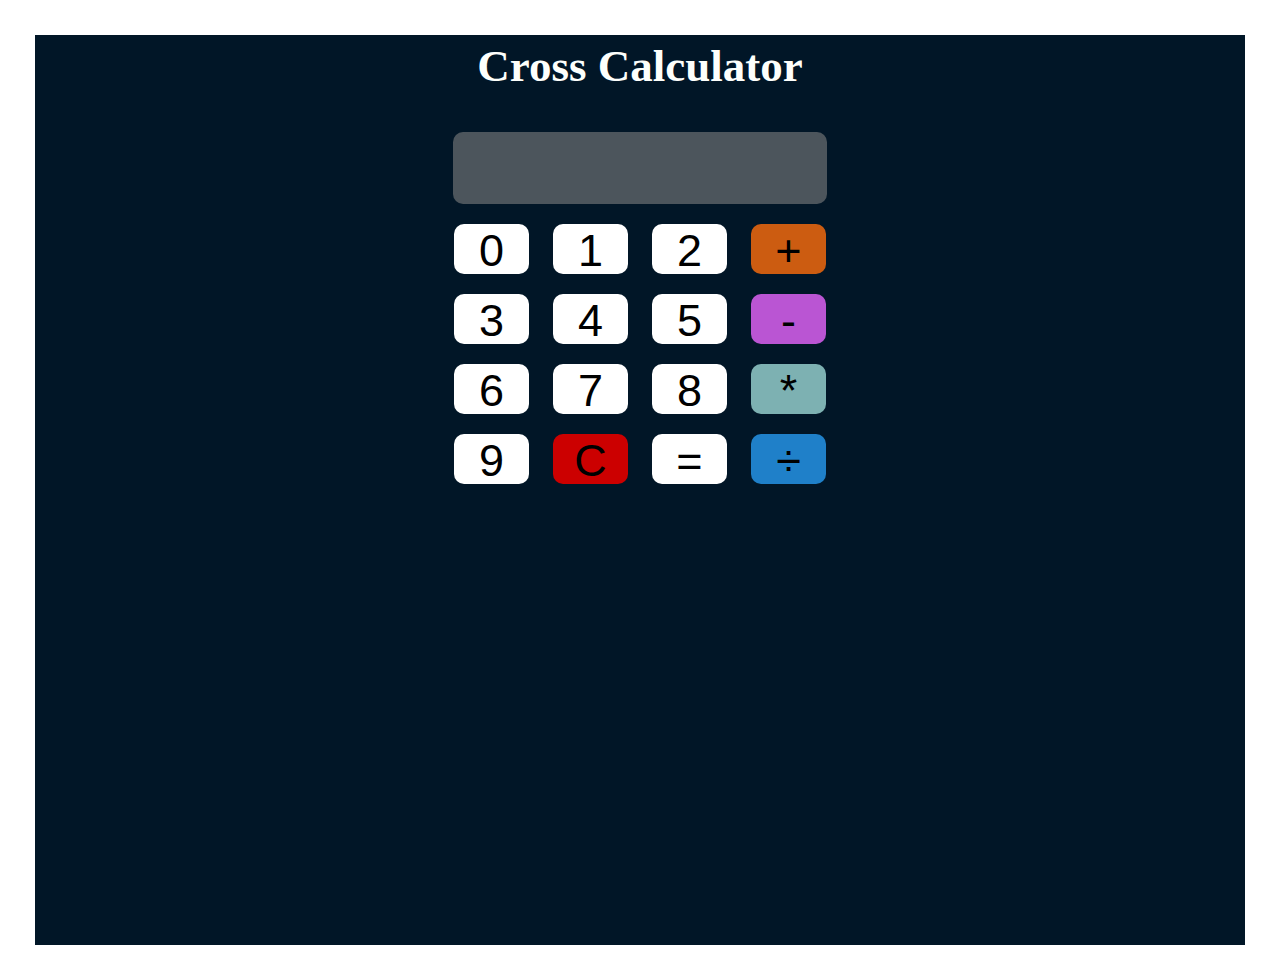
<file: calculator/index.html>
<!DOCTYPE html>
<html lang="en">
<head>
    <meta charset="UTF-8">
    <meta name="viewport" content="width=device-width, initial-scale=1.0">
    <title> Pavi </title>
    <link rel="stylesheet" href="style.css">
</head>
<body>
    <div class="calculator">
    <h1> Cross Calculator</h1>
    <form action="" name="clc"> 
        <input type="text" name="display" style="width: 370px; height: 70px; background-color: #4c555c;color: white;"><br>
        <input class="btn" type="button" value="0" onclick="clc.display.value += '0'">
        <input class="btn" type="button" value="1" onclick="clc.display.value += '1'">
        <input class="btn" type="button" value="2" onclick="clc.display.value += '2'">
        <input class="btn" type="button" value="+" onclick="clc.display.value += '+'" style=" background-color: #cc5c11;"><br>
        <input class="btn" type="button" value="3" onclick="clc.display.value += '3'">
        <input class="btn" type="button" value="4" onclick="clc.display.value += '4'">
        <input class="btn" type="button" value="5" onclick="clc.display.value += '5'">
        <input class="btn" type="button" value="-" onclick="clc.display.value += '-'" style="background-color: #ba55d3;"><br>
        <input class="btn" type="button" value="6" onclick="clc.display.value += '6'">
        <input class="btn" type="button" value="7" onclick="clc.display.value += '7'">
        <input class="btn" type="button" value="8" onclick="clc.display.value += '8'">
        <input class="btn" type="button" value="*" onclick="clc.display.value += '*'" style="background-color: #7db1b2;"><br>
        <input class="btn" type="button" value="9" onclick="clc.display.value += '9'">
        <input class="btn" type="button" value="C" onclick="clc.display.value =''" style="background-color:#cc0000;">
        <input class="btn" type="button" value="=" onclick="clc.display.value =eval(clc.display.value)">
        <input class="btn" type="button" value="&#247;" onclick="clc.display.value += '/'" style="background-color: #1f80c9;">
         
    </div>
    </form>
</body>
</html>
</file>
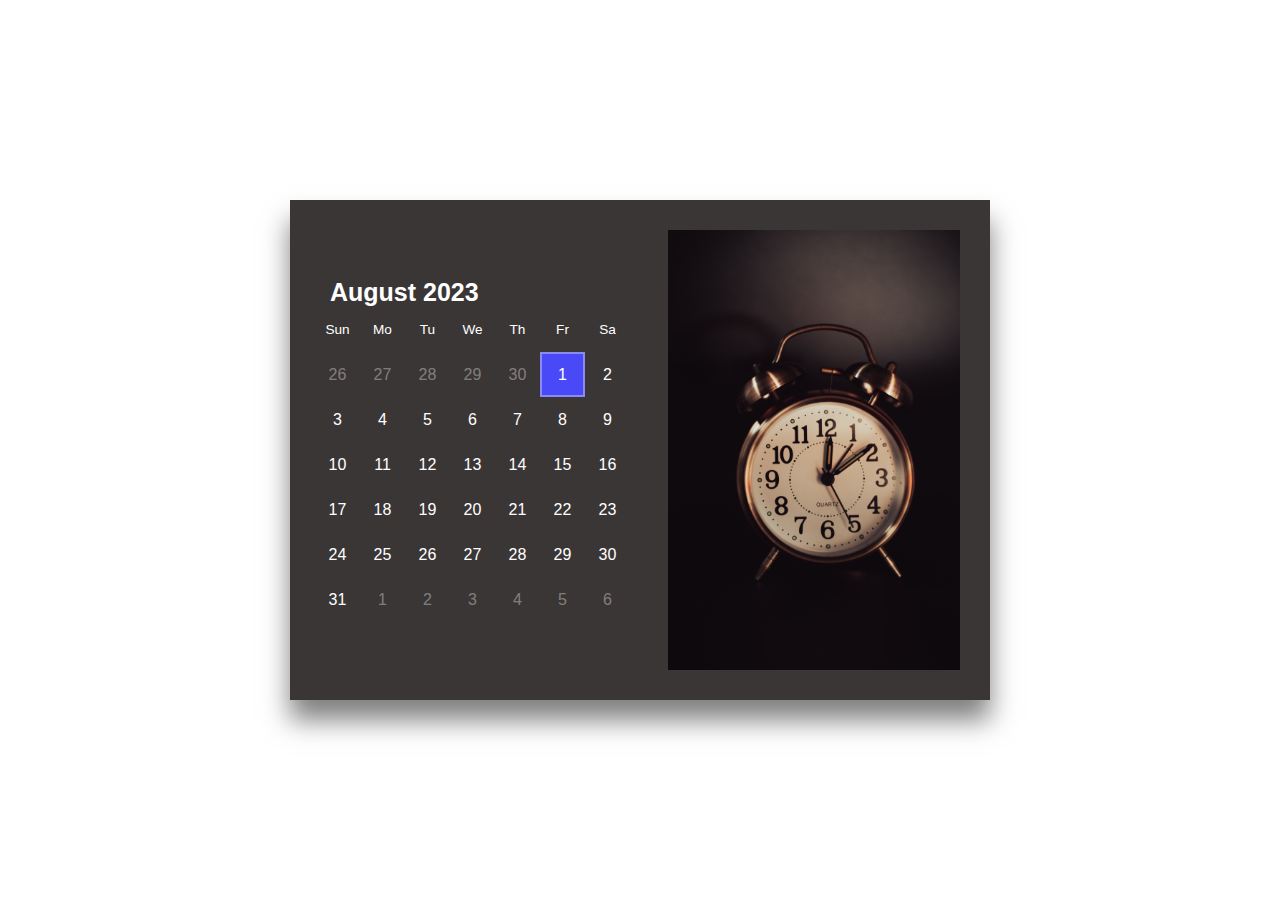
<file: calendar/index.html>
<!DOCTYPE html>
<html lang="en">
<head>
    <meta charset="UTF-8">
    <meta name="viewport" content="width=device-width, initial-scale=1.0">
    <title>Calendar Using HTML CSS</title>
    <link rel="stylesheet" href="style.css">
</head>
<body>
    <div class="container">
        <div class="date">
            <h3>August 2023</h3>
         
            <div class="days">
                <div class="day">Sun</div>
                <div class="day">Mo</div>
                <div class="day">Tu</div>
                <div class="day">We</div>
                <div class="day">Th</div>
                <div class="day">Fr</div>
                <div class="day">Sa</div>
                 
                <div class="number-pre">26</div>
                <div class="number-pre">27</div>
                <div class="number-pre">28</div>
                 <div class="number-pre">29</div>
                 <div class="number-pre">30</div>
                <div class="number active">1</div>
                <div class="number">2</div>
                <div class="number">3</div>
                <div class="number">4</div>
                <div class="number">5</div>
                <div class="number">6</div>
                <div class="number">7</div>
                <div class="number">8</div>
                 <div class="number">9</div>
                 <div class="number">10</div>
                 
                <div class="number">11</div>
                <div class="number">12</div>
                <div class="number">13</div>
                <div class="number">14</div>
                <div class="number">15</div>
                <div class="number">16</div>
                <div class="number">17</div>
                <div class="number">18</div>
                 <div class="number">19</div>
                 <div class="number">20</div>
                 
                <div class="number">21</div>
                <div class="number">22</div>
                <div class="number">23</div>
                <div class="number">24</div>
                <div class="number">25</div>
                <div class="number">26</div>
                <div class="number">27</div>
                <div class="number">28</div>
                 <div class="number">29</div>
                 <div class="number">30</div>
                 <div class="number">31</div>
                 <div class="number-pre">1</div>
                <div class="number-pre">2</div>
                <div class="number-pre">3</div>
                <div class="number-pre">4</div>
                <div class="number-pre">5</div>
                <div class="number-pre">6</div>

            </div>
        </div>
        <div class="image">
            <img src="2.jpg" alt="">
        </div>
    </div>
</body>
</html>
</file>
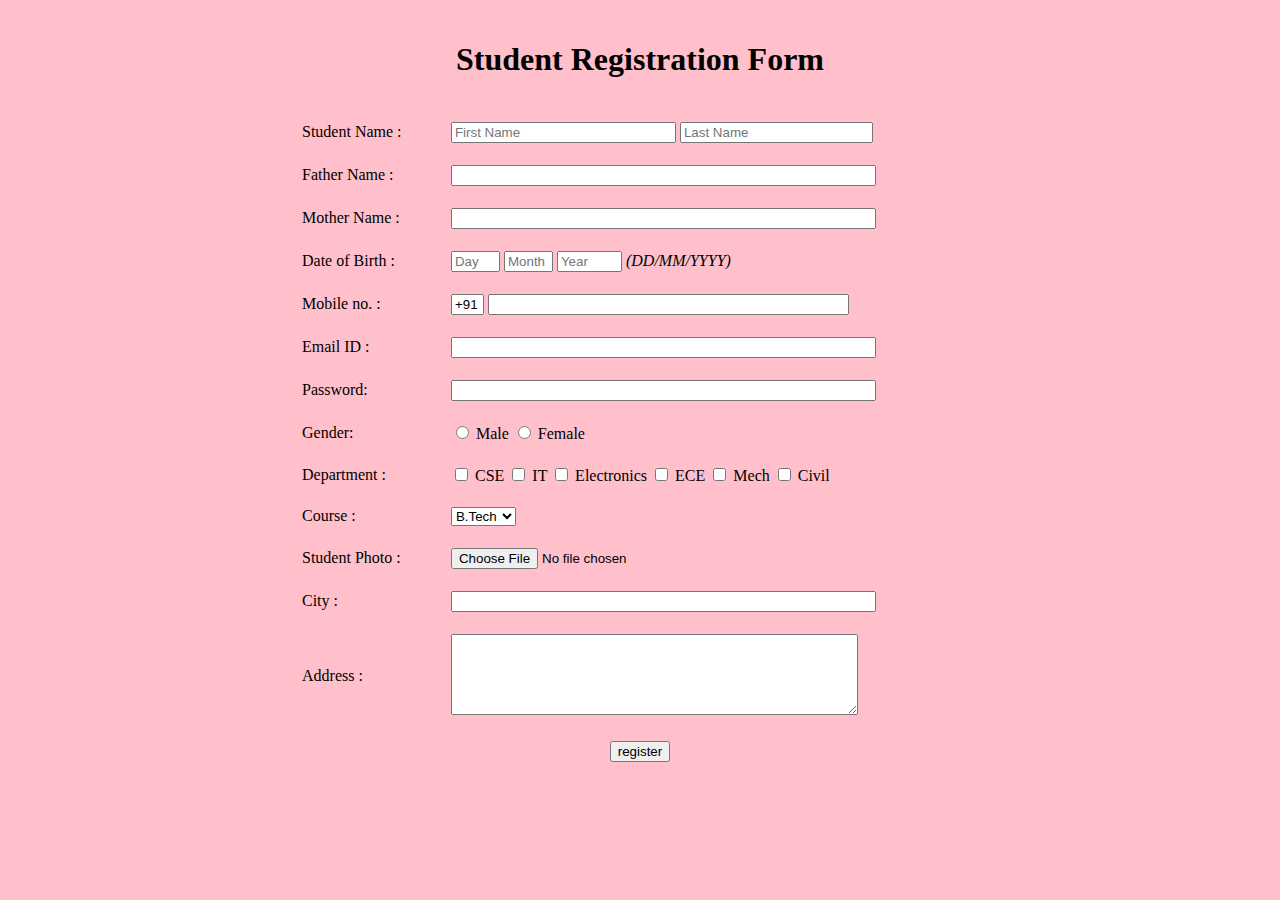
<file: Form/index.html>
<!DOCTYPE html>
<html lang="en">
<head>
    <title>Student Registration Form</title>
</head>
<body bgcolor="Pink">
    <form>
        <table align="center" width="700" cellpadding="10"
    </form>
    <td colspan="2" align="center">
        <h1>Student Registration Form</h1>
    </td>
</tr>
<tr>
    <td>Student Name :</td>
<td>
    <input type="text" size="25" placeholder="First Name" />

    <input type="text" size="21" placeholder="Last Name" />
    </td>
    </tr>

    <tr>
        <td> Father Name :</td>
            <td><input type="text" size="50"/></td>
            </tr>
    <tr>
        <td> Mother Name :</td>
            <td><input type="text" size="50"/></td>
            </tr>

<tr>
    <td>Date of Birth :</td>
    <td>
    <input type="text" size="3" placeholder="Day" />
    <input type="text" size="3" placeholder="Month" />
    <input type="text" size="5" placeholder="Year" />
    <i>(DD/MM/YYYY)</i>
    </td>
</tr>

<tr>
   
    <td>Mobile no. :</td>
    <td>
    <input type="text" size="1" value="+91" />
    <input type="text" size="42" />
    </td>
</tr>
<tr>
    <td>Email ID :</td>
    <td>
    <input type="text" size="50" >
    </td>
    </tr>

<tr>
    <td>Password:</td>
    <td><input type="Password" size="50" ></td>
</tr>

<tr>
    <td>Gender:</td>
    <td>
        <input type="radio" name="g" /> Male
        <input type="radio" name="f" /> Female
        </td>
        </tr>
<tr>
    <td>Department :</td>
    <td>
    <input type="checkbox" /> CSE
    <input type="checkbox" /> IT
    <input type="checkbox" /> Electronics
    <input type="checkbox" /> ECE
    <input type="checkbox" /> Mech
    <input type="checkbox" /> Civil
    </td>

    <tr>
        <td >Course :</td>
        <td>
            <select>
                <option value="B.Tech">B.Tech</option>
                <option value="M.Tech">M.Tech</option>
                <option value="MBA">MBA</option>
                <option value="BBA">BBA</option>
                <option value="BCA">BCA</option>
            </select>
            </td>
    </tr>

    <tr>
        <td>Student Photo :</td>
        <td>
            <input type="file" />
            </td>
    </tr>


    <tr>
        <td>City :</td>
        <td>
        <input type="text" size="50" />
    </td>
    </tr>



    <tr>
        <td>Address :</td>
        <td><textarea rows="5" cols="48"></textarea>
        </td>
    </tr>



<tr>

    <td colspan="2" align="center">
        <input type="submit" value="register" /></td>
    </tr>

</tr>
</form>
</html>
</body>
</file>
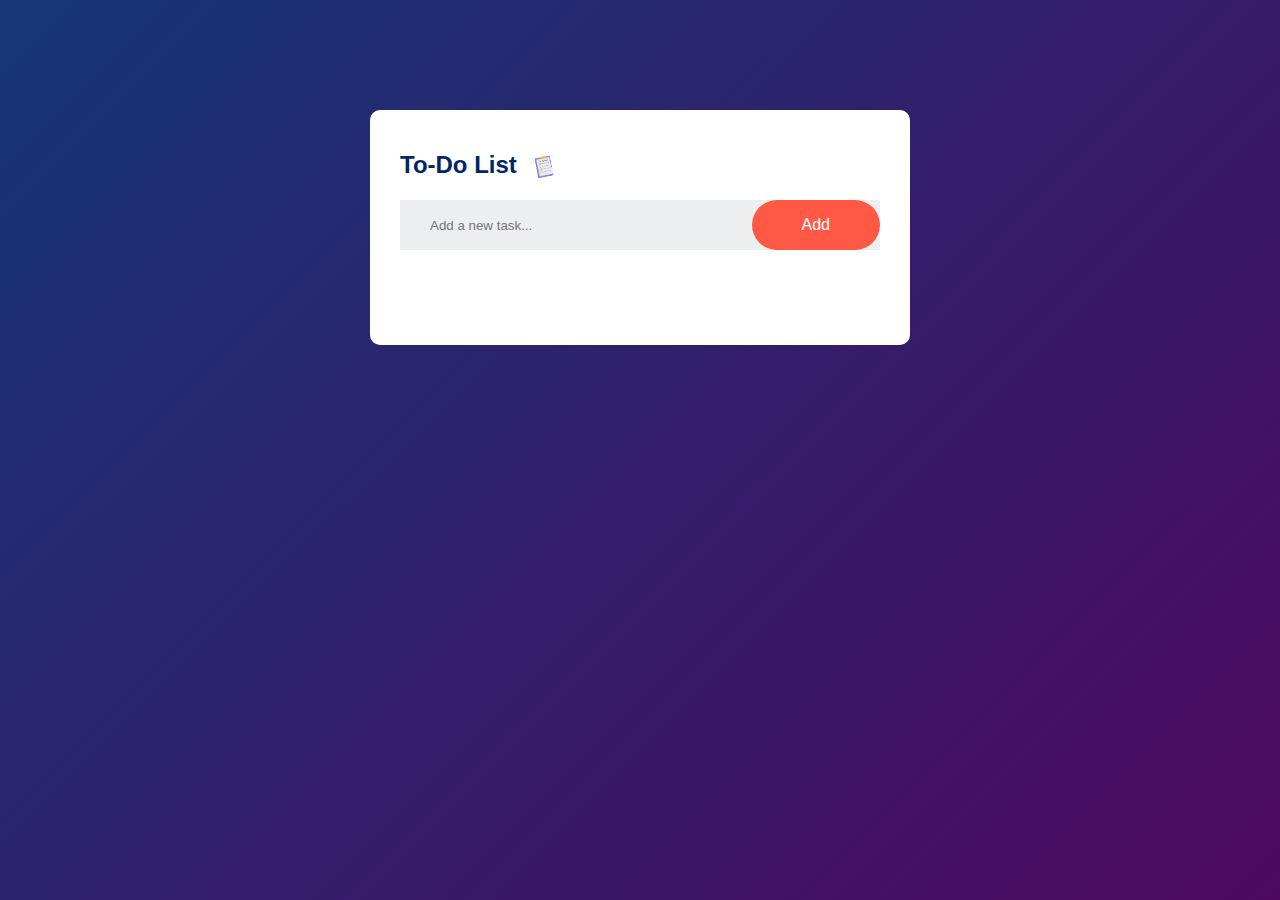
<file: To-do list/index.html>
<!DOCTYPE html>
<html lang="en">
<head>
  <meta charset="UTF-8">
  <meta name="viewport" content="width=device-width, initial-scale=1">
  <title>To Do List</title>
  <link rel="stylesheet" href="style.css"> <!-- Linking CSS -->
</head>
<body>
  <div class="container">
  <div class="todo-app">
    <h2>To-Do List <img src="to do images/icon.png"></h2>
    <div class="row">
      <input type=""text" id="input-box" placeholder="Add a new task...">
    <button onclick = "addTask()">Add</button>
    </div>
    <ul id="list-container">
     <!-- <li class="checked">Task 1</li>
      <li>Task 2 </li>
      <li> Task 3</li>-->
    </ul>
  </div>
  </div>
  <script src="script.js"></script> <!-- Linking JavaScript -->
</file>
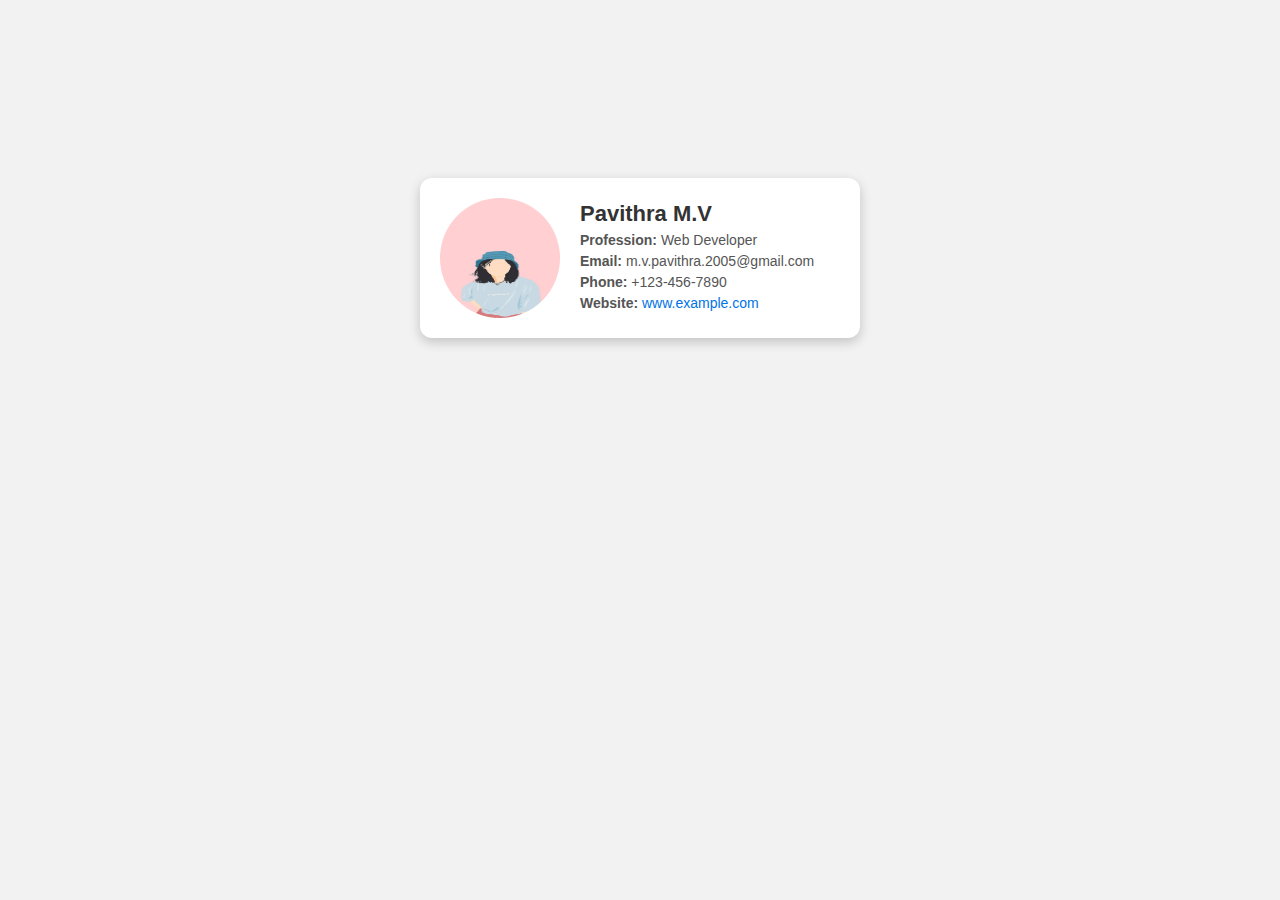
<file: Visiting card/index.html>
<!DOCTYPE html>
<html lang="en">
<head>
  <meta charset="UTF-8">
  <title>Visiting Card</title>
  <style>
    body {
      display: flex;
      justify-content: center;
      align-items: center;
      height: 500px;
      background: #f2f2f2;
      font-family: Arial, sans-serif;
    }

    .card {
      display: flex;
      align-items: center;
      background: white;
      border-radius: 12px;
      box-shadow: 0 4px 12px rgba(0,0,0,0.2);
      padding: 20px;
      width: 400px;
    }

    .card img {
      width: 120px;
      height: 120px;
      border-radius: 50%;
      margin-right: 20px;
    }

    .card h2 {
      margin: 0;
      font-size: 22px;
      color: #333;
    }

    .card p {
      margin: 5px 0;
      color: #555;
      font-size: 14px;
    }

    .card a {
      color: #0073e6;
      text-decoration: none;
    }
  </style>
</head>
<body>

  <div class="card">
    <img src="profile .jpg" alt="Profile Photo">
    <div>
      <h2>Pavithra M.V</h2>
      <p><b>Profession:</b> Web Developer</p>
      <p><b>Email:</b> m.v.pavithra.2005@gmail.com</p>
      <p><b>Phone:</b> +123-456-7890</p>
      <p><b>Website:</b> <a href="http://www.example.com">www.example.com</a></p>
    </div>
  </div>

</body>
</html>
</file>
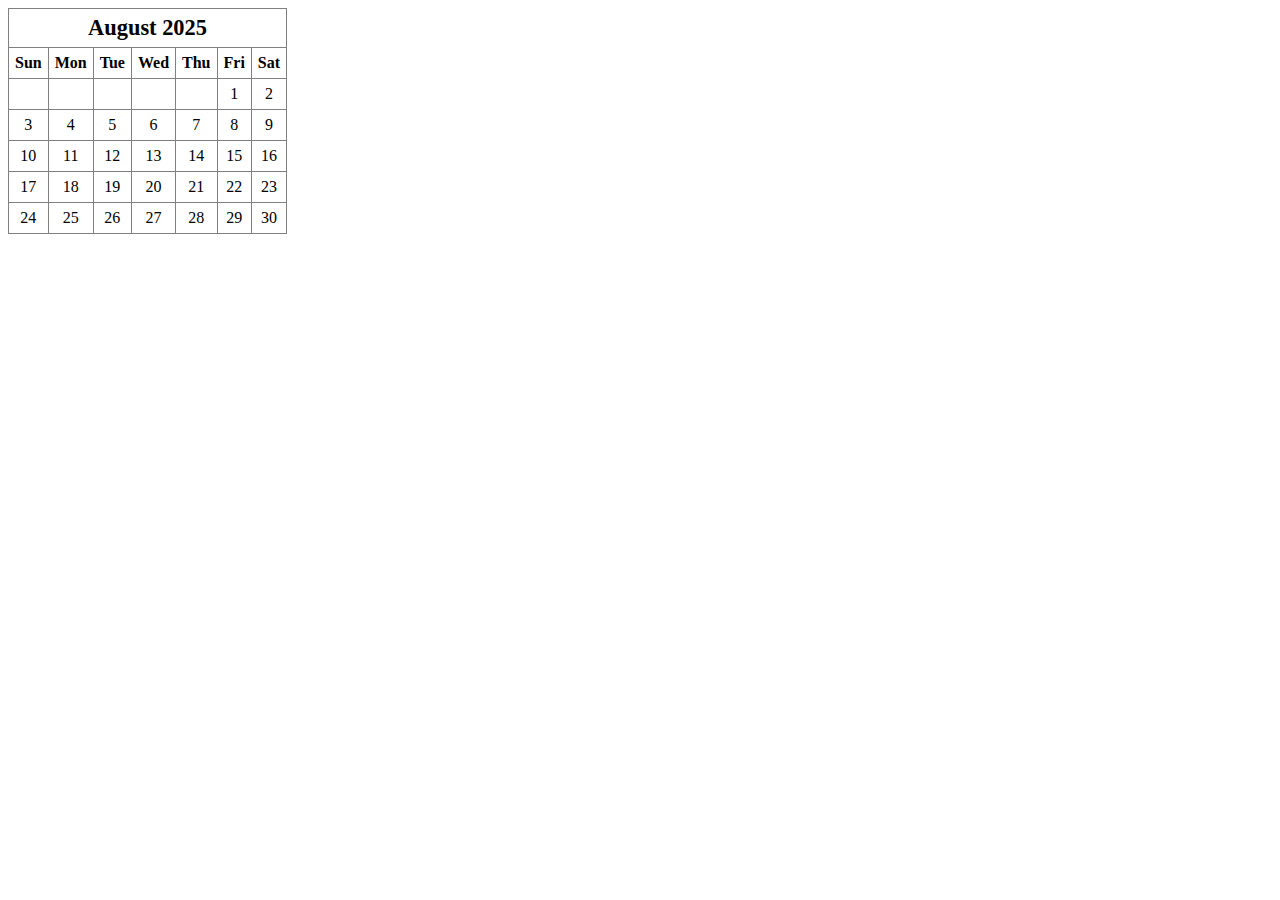
<file: Calendar 1/august.html>
<!doctype html>
<html lang="en">
<head>
  <meta charset="utf-8" />
  <title>Calendar — August 2025</title>
</head>
<body>
  <table border="1" cellpadding="6" cellspacing="0" style="border-collapse:collapse; text-align:center;">
    <tr>
      <th colspan="7" style="font-size:1.4em;">August 2025</th>
    </tr>
    <tr>
      <th>Sun</th>
      <th>Mon</th>
      <th>Tue</th>
      <th>Wed</th>
      <th>Thu</th>
      <th>Fri</th>
      <th>Sat</th>
    </tr>
    <tr>
      <td></td>
      <td></td>
      <td></td>
      <td></td>
      <td></td>
      <td>1</td>
      <td>2</td>
    </tr>
    <tr>
      <td>3</td>
      <td>4</td>
      <td>5</td>
      <td>6</td>
      <td>7</td>
      <td>8</td>
      <td>9</td>
    </tr>
    <tr>
      <td>10</td>
      <td>11</td>
      <td>12</td>
      <td>13</td>
      <td>14</td>
      <td>15</td>
      <td>16</td>
    </tr>
    <tr>
      <td>17</td>
      <td>18</td>
      <td>19</td>
      <td>20</td>
      <td>21</td>
      <td>22</td>
      <td>23</td>
    </tr>
    <tr>
      <td>24</td>
      <td>25</td>
      <td>26</td>
      <td>27</td>
      <td>28</td>
      <td>29</td>
      <td>30</td>
</file>
<file: calculator/style.css>
body{
    margin: 40px;
    padding: 0px;
    background-color: #011627;
    color: #fdfffc;
    text-align: center;
    background-image: url(https://cdn.pixabay.com/photo/2015/07/02/10/13/sky-828648_960_720.jpg);
    background-position: center;
    background-repeat: no-repeat;
    background-size: cover;
    height: 100vh;
    outline: 100px white;
    outline-style: solid;
    outline-offset: 5px;
}
h1{
    font-size: 45px;
}

input{
    width: 75px;
    height: 50px;
    font-size: 45px;
    border-radius: 10px;
    margin: 10px;
    background-color: white;
    color: black;
    border-style: none;

}

.btn:hover{
    background-color:yellow;
    cursor: pointer;
}
</file>
<file: calendar/style.css>
@import url('A:\2.jpg');


*{
    margin: 0;
    padding: 0;
    box-sizing: border-box;
}
body{
    font-family: 'poppins',sans-serif;
    color: #fff;
    background: #fff;
    height: 100vh;
    display: flex;
    align-items: center;
    justify-content: center;

}
.container{
    position: relative;
    height: 500px;
    width: 700px;
    display: flex;
    align-items: center;
    justify-content: space-between;
    background: rgb(59, 54, 54);
    box-shadow: 0 20px 25px rgba(0,0,0,0.5);
}
.container .image{
    position: absolute;
    top: 0;
    right: 0;
}
.container img{
    height: 500px;
    padding: 30px;
}
.container .date{
    width: 380px;
    padding: 25px;
}
.container .days{
    display: flex;
    flex-wrap: wrap;
}
.container h3{
    font-size: 25px;
    font-weight: 700;
    margin: 0 15px 30px;
    display: inline;
    
}
.container .number.active{
    background: rgb(73,73,247);
    border: 2px solid rgba(238,238,238,0.4) ;
}
.container .day,
.container .number,
.container .number-pre
{
    height: 45px;
    width: 45px;
    display: flex;
    align-items: center;
    justify-content: center;
    cursor: pointer;

}
.container .number-pre{
    color: rgba(238,238,238,0.4);
}
.container .number:hover,
.container .number-pre:hover{
    border: 2px solid rgba(238,238,238,0.4) ;
}
.container .day{
    font-size: 85%;
}
.container P{
    display: inline;
    margin-left: 65px;
}
.container p span{
    font-size: 20px;
    margin: 20px;
}
</file>
<file: To-do list/style.css>
*{
    margin: 0;
    padding: 0;
    font-family: 'Poppins', sans-serif;
    box-sizing: border-box;
}
.container{
    width: 100%;
    min-height: 100vh;
    background: linear-gradient(135deg, #153677, #4e085f);
    padding: 10px;
}
.todo-app{
    width:100% ;
    max-width: 540px;
    margin: 100px auto 20px;
    background: #fff;
    border-radius: 10px;
    padding: 40px 30px 70px;

}
.todo-app h2{
   
    color: #002765;
    display: flex;
    align-items: center;
    margin-bottom: 20px;
}
.todo-app h2 img{
    width: 30px;
    margin-left: 10px;
}
.row{
    display: flex;
    justify-content: space-between;
    align-items: center;
    background: #edeef0;
    border-radius:30;
    padding-left: 20px;
    margin-bottom: 25px;
}
input{
    flex:1;
    border: none;
    outline: none;
    background: transparent;
    padding: 10px;
    font-weight: 14px;
}
button{
    border: none;
    outline: none;
    background: #ff5945;
    color:#fff;
    font-size: 16px;
    cursor: pointer;
    border-radius: 40px;
    padding: 16px 50px;
    
}
ul li{
    list-style:none;
    font-size:17px;
    padding: 12px 8px 12px 50px;
    user-select:none;
    cursor:pointer;
    position:relative;
}
ul li::before{
    content: '';
    position:absolute;
    height: 28px;
    width: 28px;
    border-radius: 50px;
    background-image:url("to do images/unchecked.png");
    background-size: cover;
    background-position: center;
    top:12px;
    left:8px;


}
ul li.checked{
    color: #555;
    text-decoration: line-through;
}
ul li.checked::before{
    background-image:url("to do images/checked.png");
}
ul li span{
    position: absolute;
    right: 0;
    top: 5px;
    width: 40px;
    height: 40px;
    font-size: 22px;
    color:#555;
    line-height:40px;
    text-align: center; 
    border-radius: 50px; 
}

ul li span:hover{
     background: #edeef0;
}
</file>
